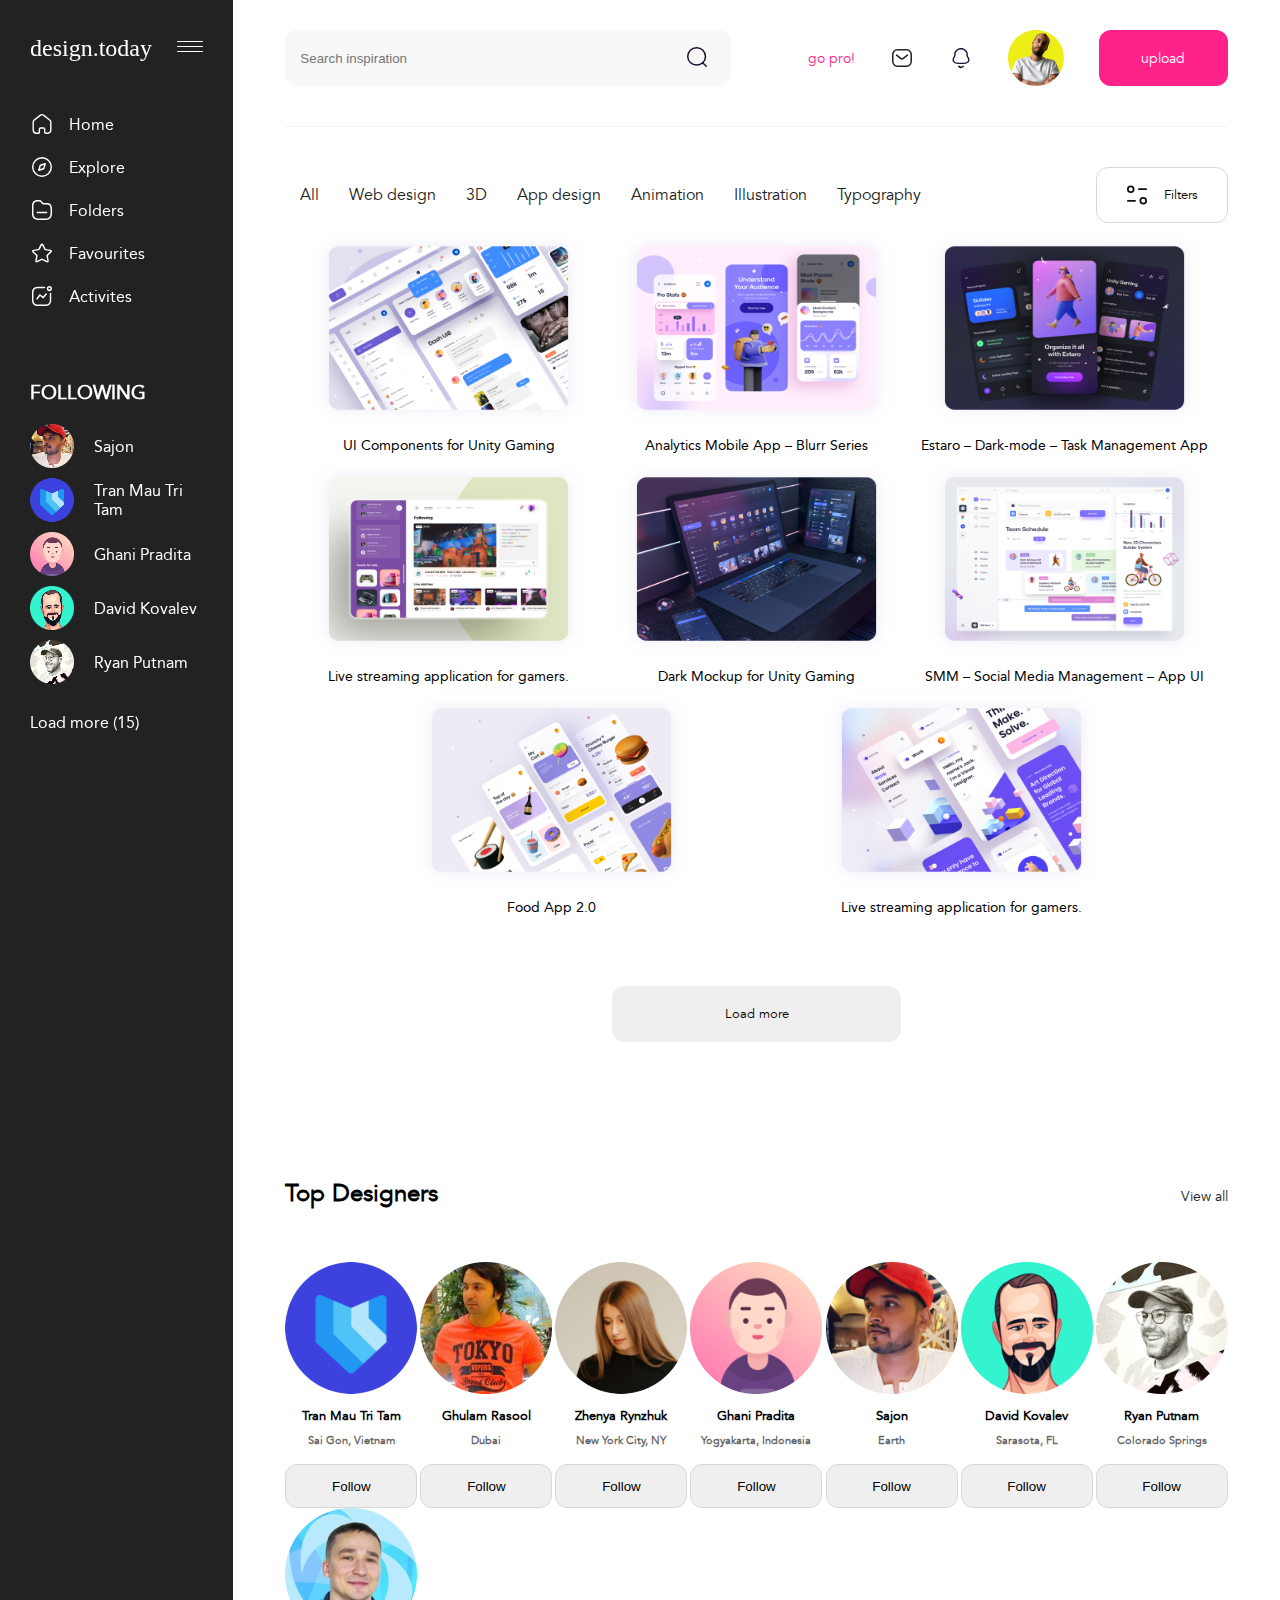
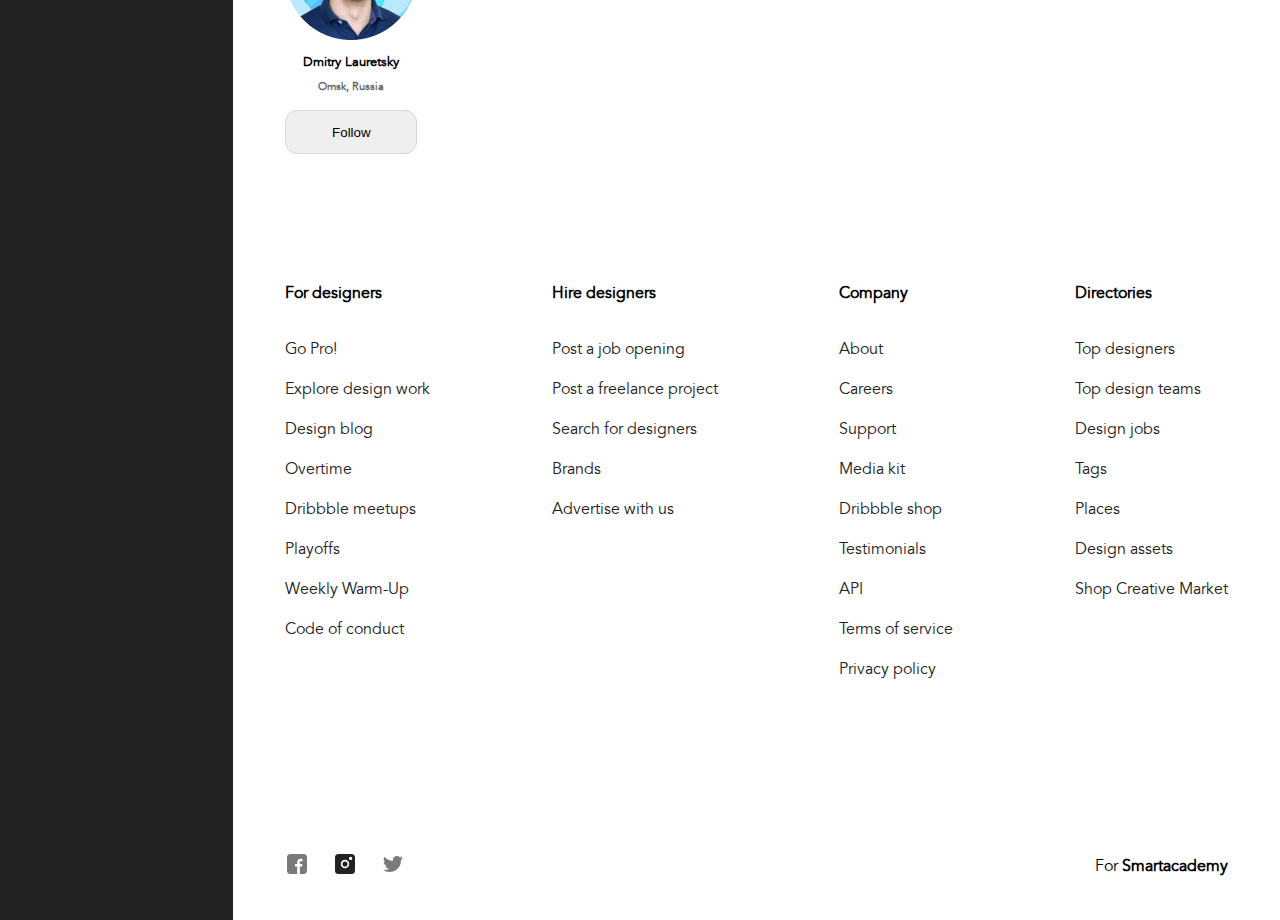
<file: index.html>
<!DOCTYPE html>
<html lang="en">
<head>
    <meta charset="UTF-8">
    <meta http-equiv="X-UA-Compatible" content="IE=edge">
    <meta name="viewport" content="width=device-width, initial-scale=1.0">
    <title>Mid-Term</title>
    <link rel="stylesheet" href="style.css" />

    <!-- seo meta tags -->
    <meta name="keywords" content="Design" />
    <meta name="description" content="Design your web today" />
    <meta name="author" content="Mariami Kvirkvia" />
    <!-- facebook meta tags -->
	<meta property="og:url" content="https://mariamikvirkvia.github.io/mid-term/" />
	<meta property="og:type" content="website" />
	<meta property="og:title" content="Design your web today" />
	<meta property="og:description" content="This website is about web design" />
	<meta property="og:image" content="images/png/Rectangle 46-1.png" />

</head>
<body>
    <main class="outline">
        <header>
            <div class="header">
                <div class="search">
                    <input type="search" placeholder="Search inspiration" id="search-text-input">
                </div>
                <div class="profile">
                    <a href="#"><p>go pro!</p></a>
                    <img src="images/svg/Component 11 – 2.svg" alt="messages" />
                    <img src="images/svg/Component 7 – 2.svg" alt="notification" />
                    <a href="index-1.html"><img class="logo" src="images/png/Group 33.png" alt="logo" /></a>
                    <form action="#">
                        <button class="button">upload</button>
                    </form>
                </div>
            </div>
        </header>
        <section class="sidebar">
            <div class="logo">
                <img src="images/svg/design.today.svg" alt="design today" />
                <img src="images/svg/Group 7.svg" alt="burger menu" />
            </div>
            <div class="navigation">
                <ul>
                    <li>
                        <img src="images/svg/Component 5 – 2.svg" alt="Home" />
                        <a href="#">Home</a>
                    </li>
                    <li>
                        <img src="images/svg/Component 3 – 2.svg" alt="Explore" />
                        <a href="#">Explore</a>
                    </li>
                    <li>
                        <img src="images/svg/Component 4 – 2.svg" alt="Folders" />
                        <a href="#">Folders</a>
                    </li>
                    <li>
                        <img src="images/svg/Component 8 – 2.svg" alt="Favourites" />
                        <a href="#">Favourites</a>
                    </li>
                    <li>
                        <img src="images/svg/Component 1 – 2.svg" alt="Activites" />
                        <a href="#">Activites</a>
                    </li>
                </ul>
            </div>
            <div class="following">
                <ul>
                    <h3>FOLLOWING</h3>
                    <li>
                        <img src="images/png/Rectangle 40.png" alt="Sajon" />
                        <a href="#">Sajon</a>
                    </li>
                    <li>
                        <img src="images/png/Rectangle 41.png" alt="Tran Mau Tri Tam" />
                        <a href="#">Tran Mau Tri Tam</a>
                    </li>
                    <li>
                        <img src="images/png/Rectangle 42.png" alt="Ghani Pradita" />
                        <a href="#">Ghani Pradita</a>
                    </li>
                    <li>
                        <img src="images/png/Rectangle 43.png" alt="David Kovalev" />
                        <a href="#">David Kovalev</a>
                    </li>
                    <li>
                        <img src="images/png/Rectangle 44.png" alt="Ryan Putnam" />
                        <a href="#">Ryan Putnam</a>
                    </li>
                    <p><a href="#">Load more (15)</a></p>
                </ul>
            </div>
        </section>  
        <section class="sub-menu">
            <div class="sub">
                <ul>
                    <li>
                        <a href="#">All</a>
                    </li>
                    <li>
                        <a href="#">Web design</a>
                    </li>
                    <li>
                        <a href="#">3D</a>
                    </li>
                    <li>
                        <a href="#">App design</a>
                    </li>
                    <li>
                        <a href="#">Animation</a>
                    </li>
                    <li>
                        <a href="#">Illustration</a>
                    </li>
                    <li>
                        <a href="#">Typography</a>
                    </li>
                </ul>  
                <div class="filter">
                    <button class="filter-button"><img class="filter-img" src="images/svg/Group 18.svg" /><span>Filters</span></button>
                </div>
            </div>
            <div class="images">
                <div class="project">
                    <img src="images/png/Rectangle 45.png" />
                    <p>UI Components for Unity Gaming</p>
                    <div class="icon"><a href="#"><img src="images/svg/Component 10 – 1.svg" /></a></div>
                    <div class="icon-2"><a href="#"><img src="images/svg/Component 6 – 2.svg" /></a></div>
                </div>
                <div class="project">
                    <img src="images/png/Rectangle 46.png" />
                    <p>Analytics Mobile App – Blurr Series</p>
                    <div class="icon"><a href="#"><img src="images/svg/Component 10 – 1.svg" /></a></div>
                    <div class="icon-2"><a href="#"><img src="images/svg/Component 6 – 2.svg" /></a></div>
                </div>
                <div class="project">
                    <img src="images/png/Rectangle 47.png" />
                    <p>Estaro – Dark-mode – Task Management App</p>
                    <div class="icon"><a href="#"><img src="images/svg/Component 10 – 1.svg" /></a></div>
                    <div class="icon-2"><a href="#"><img src="images/svg/Component 6 – 2.svg" /></a></div>
                </div>
                <div class="project">
                    <img src="images/png/Rectangle 48.png" />
                    <p>Live streaming application for gamers.</p>
                    <div class="icon"><a href="#"><img src="images/svg/Component 10 – 1.svg" /></a></div>
                    <div class="icon-2"><a href="#"><img src="images/svg/Component 6 – 2.svg" /></a></div>
                </div>
                <div class="project">
                    <img src="images/png/Rectangle 45-1.png" />
                    <p>Dark Mockup for Unity Gaming</p>
                    <div class="icon"><a href="#"><img src="images/svg/Component 10 – 1.svg" /></a></div>
                    <div class="icon-2"><a href="#"><img src="images/svg/Component 6 – 2.svg" /></a></div>
                </div>
                <div class="project">
                    <img src="images/png/Rectangle 46-1.png" />
                    <p>SMM – Social Media Management – App UI</p>
                    <div class="icon"><a href="#"><img src="images/svg/Component 10 – 1.svg" /></a></div>
                    <div class="icon-2"><a href="#"><img src="images/svg/Component 6 – 2.svg" /></a></div>
                </div>
                <div class="project">
                    <img src="images/png/Rectangle 47-1.png" />
                    <p>Food App 2.0</p>
                    <div class="icon"><a href="#"><img src="images/svg/Component 10 – 1.svg" /></a></div>
                    <div class="icon-2"><a href="#"><img src="images/svg/Component 6 – 2.svg" /></a></div>
                </div>
                <div class="project">
                    <img src="images/png/Rectangle 48-1.png" />
                    <p>Live streaming application for gamers.</p>
                    <div class="icon"><a href="#"><img src="images/svg/Component 10 – 1.svg" /></a></div>
                    <div class="icon-2"><a href="#"><img src="images/svg/Component 6 – 2.svg" /></a></div>
                </div>
            </div>
        </section>
        <section class="load">
            <form action="#">
                <button class="more-button">Load more</button>
            </form>
        </section>
        <section class="top-designers">
            <div class="designer-title">
                <h2>Top Designers</h2>
                <a href="#">View all</a>
            </div>
            <div class="designers">
                <div>
                    <img src="images/png/Rectangle 65.png" />
                    <h5>Tran Mau Tri Tam</h5>
                    <h6>Sai Gon, Vietnam</h6>
                    <form action="#">
                        <button>Follow</button>
                    </form>
                </div>
                <div>
                    <img src="images/png/Rectangle 69.png" />
                    <h5>Ghulam Rasool</h5>
                    <h6>Dubai</h6>
                    <form action="#">
                        <button>Follow</button>
                    </form>
                </div>
                <div>
                    <img src="images/png/Rectangle 66.png" />
                    <h5>Zhenya Rynzhuk</h5>
                    <h6>New York City, NY</h6>
                    <form action="#">
                        <button>Follow</button>
                    </form>
                </div>
                <div>
                    <img src="images/png/Rectangle 70.png" />
                    <h5>Ghani Pradita</h5>
                    <h6>Yogyakarta, Indonesia</h6>
                    <form action="#">
                        <button>Follow</button>
                    </form>
                </div>
                <div>
                    <img src="images/png/Rectangle 67.png" />
                    <h5>Sajon</h5>
                    <h6>Earth</h6>
                    <form action="#">
                        <button>Follow</button>
                    </form>
                </div>
                <div>
                    <img src="images/png/Rectangle 71.png" />
                    <h5>David Kovalev</h5>
                    <h6>Sarasota, FL</h6>
                    <form action="#">
                        <button>Follow</button>
                    </form>
                </div>
                <div>
                    <img src="images/png/Rectangle 68.png" />
                    <h5>Ryan Putnam</h5>
                    <h6>Colorado Springs</h6>
                    <form action="#">
                        <button>Follow</button>
                    </form>
                </div>
                <div>
                    <img src="images/png/Rectangle 72.png" />
                    <h5>Dmitry Lauretsky</h5>
                    <h6>Omsk, Russia</h6>
                    <form action="#">
                        <button>Follow</button>
                    </form>
                </div>
            </div>
        </section>
        <footer>
            <div class="top">
                <div class="for">
                    <h4>For designers</h4>
                    <ul>
                        <li>
                            <a href="#">Go Pro!</a>
                        </li>
                        <li>
                            <a href="#">Explore design work</a>
                        </li>
                        <li>
                            <a href="#">Design blog</a>
                        </li>
                        <li>
                            <a href="#">Overtime</a>
                        </li>
                        <li>
                            <a href="#">Dribbble meetups</a>
                        </li>
                        <li>
                            <a href="#">Playoffs</a>
                        </li>
                        <li>
                            <a href="#">Weekly Warm-Up</a>
                        </li>
                        <li>
                            <a href="#">Code of conduct</a>
                        </li>
                    </ul>
                </div>
                <div class="hire">
                    <h4>Hire designers</h4>
                    <ul>
                        <li>
                            <a href="#">Post a job opening</a>
                        </li>
                        <li>
                            <a href="#">Post a freelance project</a>
                        </li>
                        <li>
                            <a href="#">Search for designers</a>
                        </li>
                        <li>
                            <a href="#">Brands</a>
                        </li>
                        <li>
                            <a href="#">Advertise with us</a>
                        </li>
                    </ul>
                </div>
                <div class="company">
                    <h4>Company</h4>
                    <ul>
                        <li>
                            <a href="#">About</a>
                        </li>
                        <li>
                            <a href="#">Careers</a>
                        </li>
                        <li>
                            <a href="#">Support</a>
                        </li>
                        <li>
                            <a href="#">Media kit</a>
                        </li>
                        <li>
                            <a href="#">Dribbble shop</a>
                        </li>
                        <li>
                            <a href="#">Testimonials</a>
                        </li>
                        <li>
                            <a href="#">API</a>
                        </li>
                        <li>
                            <a href="#">Terms of service</a>
                        </li>
                        <li>
                            <a href="#">Privacy policy</a>
                        </li>
                    </ul>
                </div>
                <div class="directories">
                    <h4>Directories</h4>
                    <ul>
                        <li>
                            <a href="#">Top designers</a>
                        </li>
                        <li>
                            <a href="#">Top design teams</a>
                        </li>
                        <li>
                            <a href="#">Design jobs</a>
                        </li>
                        <li>
                            <a href="#">Tags</a>
                        </li>
                        <li>
                            <a href="#">Places</a>
                        </li>
                        <li>
                            <a href="#">Design assets</a>
                        </li>
                        <li>
                            <a href="#">Shop Creative Market</a>
                        </li>
                    </ul>
                </div>
            </div>
            <div class="bottom">
                <div class="social">
                    <a href="#"><img src="images/svg/Component 12 – 2.svg" /></a>
                    <a href="#"><img src="images/svg/Component 13 – 2.svg" /></a>
                    <a href="#"><img src="images/svg/Component 14 – 2.svg" /></a>
                </div>
                <div class="smart-title">
                    <p>For <span style="font-weight: bold;">Smartacademy</span></p>
                </div>
            </div>
        </footer>
        <div class="additional">
            <img src="images/svg/design.today.svg" alt="design today" />
            <img src="images/svg/Group 7.svg" alt="burger menu" />
        </div>
    </main>
</body>
</html>
</file>
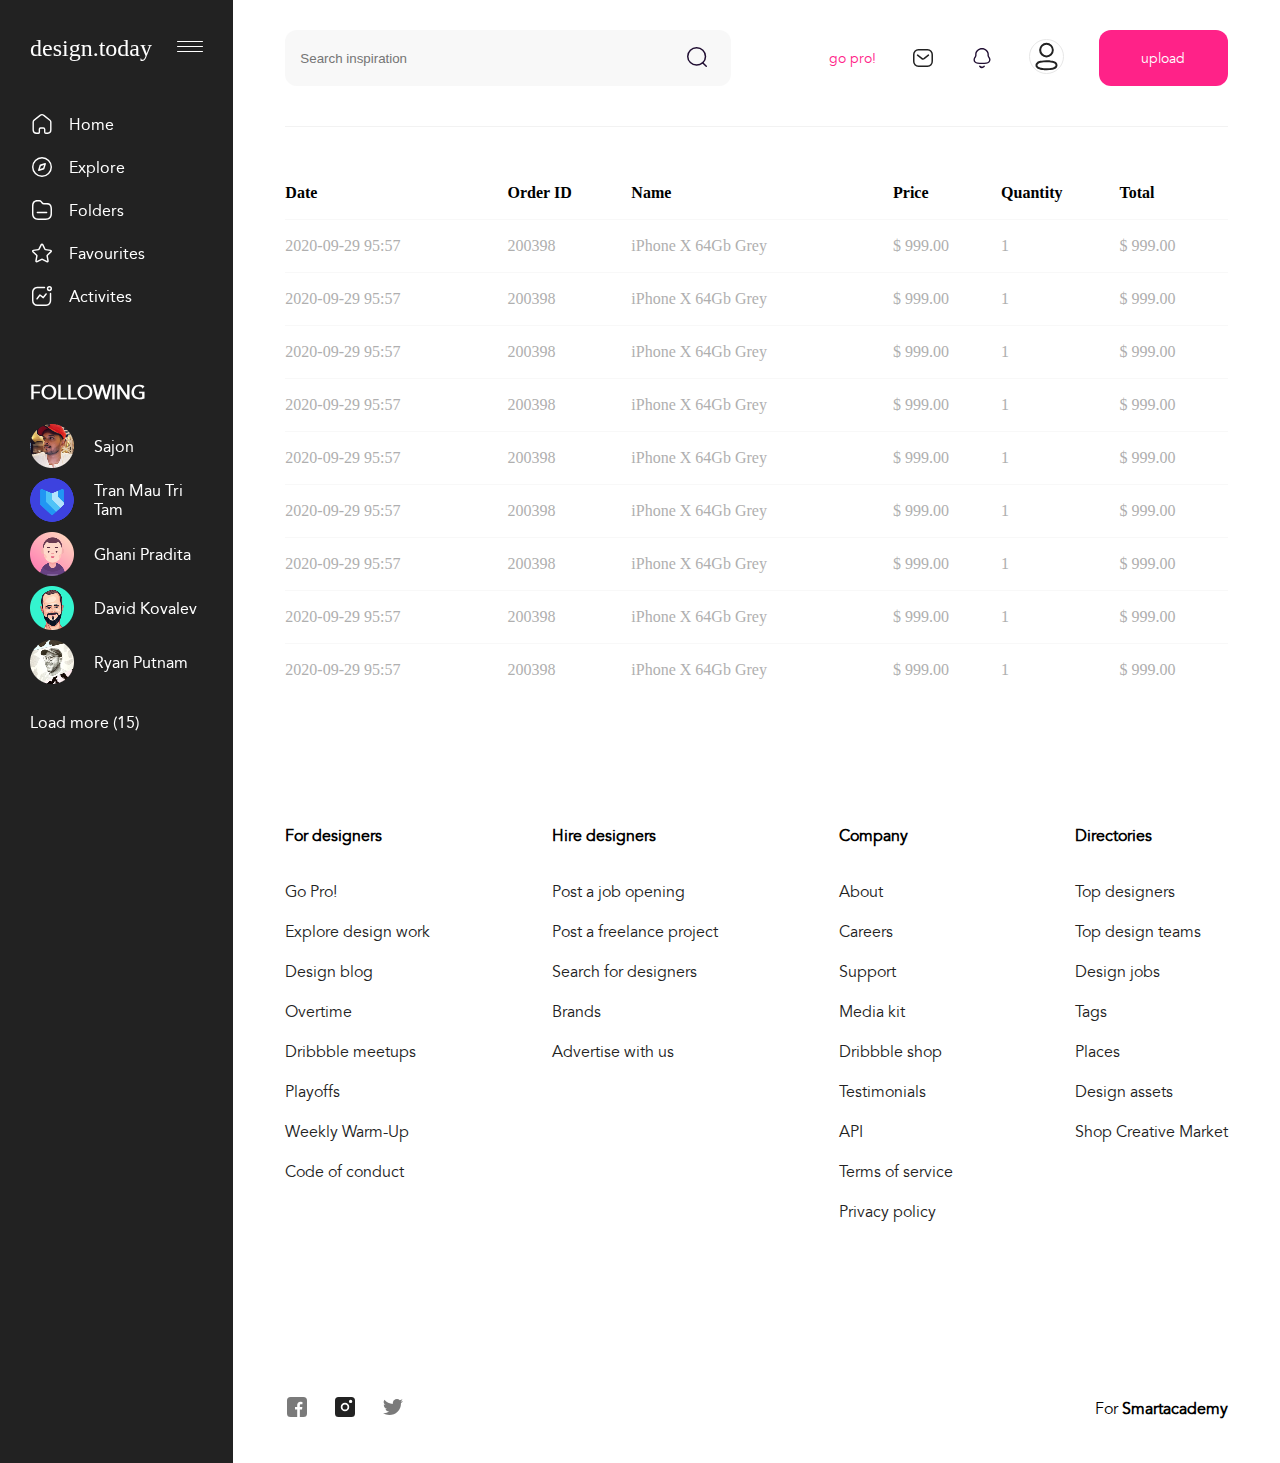
<file: index-1.html>
<!DOCTYPE html>
<html lang="en">
<head>
    <meta charset="UTF-8">
    <meta http-equiv="X-UA-Compatible" content="IE=edge">
    <meta name="viewport" content="width=device-width, initial-scale=1.0">
    <title>Table</title>
    <link rel="stylesheet" href="styles-1.css" />

    <!-- seo meta tags -->
    <meta name="keywords" content="Design" />
    <meta name="description" content="Design your web today" />
    <meta name="author" content="Mariami Kvirkvia" />
    <!-- facebook meta tags -->
	<meta property="og:url" content="https://mariamikvirkvia.github.io/mid-term/index-1.html" />
	<meta property="og:type" content="website" />
	<meta property="og:title" content="Price Chart" />
	<meta property="og:description" content="Choose the price that suits you the best" />
	<meta property="og:image" content="images/png/Rectangle 47-1.png" />
</head>
<body>
    <main class="outline">
        <header>
            <div class="header">
                <div class="search">
                    <input type="search" placeholder="Search inspiration" id="search-text-input">
                </div>
                <div class="profile">
                    <a href="#"><p>go pro!</p></a>
                    <img src="images/svg/Component 11 – 2.svg" alt="messages" />
                    <img src="images/svg/Component 7 – 2.svg" alt="notification" />
                    <a href="index.html"><img class="person" src="images/svg/Group 79.svg" alt="logo" /></a>
                    <form action="#">
                        <button class="button">upload</button>
                    </form>
                </div>
            </div>
        </header>
        <section class="sidebar">
            <div class="logo">
                <img src="images/svg/design.today.svg" alt="design today" />
                <img src="images/svg/Group 7.svg" alt="burger menu" />
            </div>
            <div class="navigation">
                <ul>
                    <li>
                        <img src="images/svg/Component 5 – 2.svg" alt="Home" />
                        <a href="#">Home</a>
                    </li>
                    <li>
                        <img src="images/svg/Component 3 – 2.svg" alt="Explore" />
                        <a href="#">Explore</a>
                    </li>
                    <li>
                        <img src="images/svg/Component 4 – 2.svg" alt="Folders" />
                        <a href="#">Folders</a>
                    </li>
                    <li>
                        <img src="images/svg/Component 8 – 2.svg" alt="Favourites" />
                        <a href="#">Favourites</a>
                    </li>
                    <li>
                        <img src="images/svg/Component 1 – 2.svg" alt="Activites" />
                        <a href="#">Activites</a>
                    </li>
                </ul>
            </div>
            <div class="following">
                <ul>
                    <h3>FOLLOWING</h3>
                    <li>
                        <img src="images/png/Rectangle 40.png" alt="Sajon" />
                        <a href="#">Sajon</a>
                    </li>
                    <li>
                        <img src="images/png/Rectangle 41.png" alt="Tran Mau Tri Tam" />
                        <a href="#">Tran Mau Tri Tam</a>
                    </li>
                    <li>
                        <img src="images/png/Rectangle 42.png" alt="Ghani Pradita" />
                        <a href="#">Ghani Pradita</a>
                    </li>
                    <li>
                        <img src="images/png/Rectangle 43.png" alt="David Kovalev" />
                        <a href="#">David Kovalev</a>
                    </li>
                    <li>
                        <img src="images/png/Rectangle 44.png" alt="Ryan Putnam" />
                        <a href="#">Ryan Putnam</a>
                    </li>
                    <p><a href="#">Load more (15)</a></p>
                </ul>
            </div>
        </section>
        <section class="chart">
            <table cellspacing="0">
                <tr>
                    <th>Date</th>
                    <th>Order ID</th>
                    <th>Name</th>
                    <th>Price</th>
                    <th>Quantity</th>
                    <th>Total</th>
                </tr>
                <tr>
                    <td>2020-09-29 95:57</td>
                    <td>200398</td>
                    <td>iPhone X 64Gb Grey</td>
                    <td>$ 999.00</td>
                    <td>1</td>
                    <td>$ 999.00</td>
                </tr>
                <tr>
                    <td>2020-09-29 95:57</td>
                    <td>200398</td>
                    <td>iPhone X 64Gb Grey</td>
                    <td>$ 999.00</td>
                    <td>1</td>
                    <td>$ 999.00</td>
                </tr>
                <tr>
                    <td>2020-09-29 95:57</td>
                    <td>200398</td>
                    <td>iPhone X 64Gb Grey</td>
                    <td>$ 999.00</td>
                    <td>1</td>
                    <td>$ 999.00</td>
                </tr>
                <tr>
                    <td>2020-09-29 95:57</td>
                    <td>200398</td>
                    <td>iPhone X 64Gb Grey</td>
                    <td>$ 999.00</td>
                    <td>1</td>
                    <td>$ 999.00</td>
                </tr>
                <tr>
                    <td>2020-09-29 95:57</td>
                    <td>200398</td>
                    <td>iPhone X 64Gb Grey</td>
                    <td>$ 999.00</td>
                    <td>1</td>
                    <td>$ 999.00</td>
                </tr>
                <tr>
                    <td>2020-09-29 95:57</td>
                    <td>200398</td>
                    <td>iPhone X 64Gb Grey</td>
                    <td>$ 999.00</td>
                    <td>1</td>
                    <td>$ 999.00</td>
                </tr>
                <tr>
                    <td>2020-09-29 95:57</td>
                    <td>200398</td>
                    <td>iPhone X 64Gb Grey</td>
                    <td>$ 999.00</td>
                    <td>1</td>
                    <td>$ 999.00</td>
                </tr>
                <tr>
                    <td>2020-09-29 95:57</td>
                    <td>200398</td>
                    <td>iPhone X 64Gb Grey</td>
                    <td>$ 999.00</td>
                    <td>1</td>
                    <td>$ 999.00</td>
                </tr>
                <tr>
                    <td>2020-09-29 95:57</td>
                    <td>200398</td>
                    <td>iPhone X 64Gb Grey</td>
                    <td>$ 999.00</td>
                    <td>1</td>
                    <td>$ 999.00</td>
                </tr>
            </table>
        </section>
        <footer>
            <div class="top">
                <div class="for">
                    <h4>For designers</h4>
                    <ul>
                        <li>
                            <a href="#">Go Pro!</a>
                        </li>
                        <li>
                            <a href="#">Explore design work</a>
                        </li>
                        <li>
                            <a href="#">Design blog</a>
                        </li>
                        <li>
                            <a href="#">Overtime</a>
                        </li>
                        <li>
                            <a href="#">Dribbble meetups</a>
                        </li>
                        <li>
                            <a href="#">Playoffs</a>
                        </li>
                        <li>
                            <a href="#">Weekly Warm-Up</a>
                        </li>
                        <li>
                            <a href="#">Code of conduct</a>
                        </li>
                    </ul>
                </div>
                <div class="hire">
                    <h4>Hire designers</h4>
                    <ul>
                        <li>
                            <a href="#">Post a job opening</a>
                        </li>
                        <li>
                            <a href="#">Post a freelance project</a>
                        </li>
                        <li>
                            <a href="#">Search for designers</a>
                        </li>
                        <li>
                            <a href="#">Brands</a>
                        </li>
                        <li>
                            <a href="#">Advertise with us</a>
                        </li>
                    </ul>
                </div>
                <div class="company">
                    <h4>Company</h4>
                    <ul>
                        <li>
                            <a href="#">About</a>
                        </li>
                        <li>
                            <a href="#">Careers</a>
                        </li>
                        <li>
                            <a href="#">Support</a>
                        </li>
                        <li>
                            <a href="#">Media kit</a>
                        </li>
                        <li>
                            <a href="#">Dribbble shop</a>
                        </li>
                        <li>
                            <a href="#">Testimonials</a>
                        </li>
                        <li>
                            <a href="#">API</a>
                        </li>
                        <li>
                            <a href="#">Terms of service</a>
                        </li>
                        <li>
                            <a href="#">Privacy policy</a>
                        </li>
                    </ul>
                </div>
                <div class="directories">
                    <h4>Directories</h4>
                    <ul>
                        <li>
                            <a href="#">Top designers</a>
                        </li>
                        <li>
                            <a href="#">Top design teams</a>
                        </li>
                        <li>
                            <a href="#">Design jobs</a>
                        </li>
                        <li>
                            <a href="#">Tags</a>
                        </li>
                        <li>
                            <a href="#">Places</a>
                        </li>
                        <li>
                            <a href="#">Design assets</a>
                        </li>
                        <li>
                            <a href="#">Shop Creative Market</a>
                        </li>
                    </ul>
                </div>
            </div>
            <div class="bottom">
                <div class="social">
                    <a href="#"><img src="images/svg/Component 12 – 2.svg" /></a>
                    <a href="#"><img src="images/svg/Component 13 – 2.svg" /></a>
                    <a href="#"><img src="images/svg/Component 14 – 2.svg" /></a>
                </div>
                <div class="smart-title">
                    <p>For <span style="font-weight: bold;">Smartacademy</span></p>
                </div>
            </div>
        </footer>
        <div class="additional">
            <img src="images/svg/design.today.svg" alt="design today" />
            <img src="images/svg/Group 7.svg" alt="burger menu" />
        </div>
    </main>
</body>
</html>
</file>
<file: style.css>
@font-face {
    font-family: 'avenir_black';
    src: url('fonts/avenirltstd-black-webfont.woff') format('woff');
}




@font-face {
    font-family: 'avenir_book';
    src: url('fonts/avenirltstd-book-webfont.woff') format('woff');
}




@font-face {
    font-family: 'avenir_roman';
    src: url('fonts/avenirltstd-roman-webfont.woff') format('woff');
}

*{
    margin: 0;
    padding: 0;
    box-sizing: border-box;
}

a{
    text-decoration: none;
    color: #FFFFFF;
}

ul{
    list-style: none;
}

.outline{
    max-width: 1920px;
    width: 100%;
    margin: auto;
    display: grid;
    grid-template-columns: 1fr 5fr;
    grid-template-areas: 
        "sidebar header"
        "sidebar sub-menu"
        "sidebar load"
        "sidebar top-designers"
        "sidebar footer";
}

header{
    grid-area: header; 
    max-width: 1600px;
    width: 90%;
    margin-left: auto;
    margin-right: auto;
}

.header{
    display: flex;
    align-items: center;
    justify-content: space-between;
    flex-wrap: wrap;
    margin-top: 30px;
    border-bottom: 1px solid #F2F2F2;
    padding-bottom: 40px;
}

#search-text-input{
    border: none;
    border-radius: 12px;
    height: 56px;
    width: 446px;
    background-color: #F8F8F8;
    background-image: url(images/svg/Component\ 9\ –\ 2.svg);
    background-position-x: 400px;
    background-position-y: 15px;
    background-repeat: no-repeat;
    padding: 15px;
}

.profile{
    display: flex;
    align-items: center;
    justify-content: center;
    flex-wrap: wrap;
}

.profile img{
    margin-right: 35px;
}

.profile p{
    color: #FF2288;
    margin-right: 35px;
    font-family: 'avenir_book';
    font-size: 14px;
}

.button{
    border: none;
    border-radius: 12px;
    background-color: #FF2288;
    width: 129px;
    height: 56px;
    color: #FFFFFF;
    font-family: 'avenir_book';
    font-size: 14px;
}

.sidebar{
    grid-area: sidebar;
    padding: 30px 30px 0px 30px;
    background-color: #222222;
}

.logo{
    display: flex;
    align-items: center;
    justify-content: space-between;
    position: sticky;
    top: 30px;
    z-index: 100;
}

.navigation{
    position: sticky;
    top: 62px;
    z-index: 100;
}

.navigation ul{
    padding-top: 50px;
}

.navigation li{
    display: flex;
    align-items: center;
    padding-bottom: 19px;
}

.navigation img{
    width: 24px;
}

.navigation a{
    padding-left: 15px;
    font-family: 'avenir_roman';
}

.navigation li:hover{
    width: auto;
    height: auto;
    background-color: #FF2288;
    border-radius: 12px;
}

.following{
    position: sticky;
    top: 382px;
    z-index: 100;
}

.following h3{
    margin-top: 50px;
    padding-bottom: 20px;
    color: #FFFFFF;
    font-family: 'avenir_roman';
}

.following p{
    padding-top: 19px;
    font-family: 'avenir_roman';
}

.following p>a{
    padding-left: 0px;
}

.following li{
    display: flex;
    align-items: center;
    padding-bottom: 10px;
}

.following img{
    width: 44px;
}

.following a{
    padding-left: 20px;
    font-family: 'avenir_roman';
}

.sub-menu{
    grid-area: sub-menu;
    max-width: 1231px;
    width: 90%;
    margin-left: auto;
    margin-right: auto;
    margin-top: 40px;
}

.sub{
    display: flex;
    flex-wrap: wrap;
    align-items: center;
    justify-content: space-between;
}

.sub ul{
    display: flex;
}

.sub li{
    padding: 15px;
}

.sub a{
    color: #222222;
    font-family: 'avenir_book';
}

.sub li:hover{
    width: auto;
    height: 40px;
    background-color: #F2F2F2;
    border-radius: 12px;
}

.filter-button{
    width: 132px;
    height: 56px;
    background-color: #FFFFFF;
    border: 1px solid #D8D8D8;
    border-radius: 12px;
}

.filter-img{
    width: 24px;
    height: 24px;
}

.filter-button > img,
.filter-button > span{
    vertical-align: middle;
}

.filter-button span{
    padding-left: 15px;
    font-family: 'avenir_book';
}

.images{
    display: flex;
    flex-wrap: wrap;
    justify-content: space-evenly;
    text-align: center;
}

.images img{
    width: 289px;
    height: 210px;
    border-radius: 12px;
}

.images p{
    font-family: 'avenir_roman';
    font-size: 14px;
}

.project{
    position: relative;
}

.icon{
    position: absolute;
    top: 30px;
    left: 30px;
    display: none;
}

.icon-2{
    position: absolute;
    top: 60px;
    left: 30px;
    display: none;
}

.icon img{
    width: 24px;
    height: 24px;
    background-color: #FFFFFF;
}

.icon-2 img{
    width: 24px;
    height: 24px;
    background-color: #FFFFFF;
}

.project:hover .icon{
    display: block;
}

.project:hover .icon-2{
    display: block;
}

.load{
    display: flex;
    justify-content: center;
}

.more-button{
    width: 289px;
    height: 56px;
    border: 1px solid #F2F2F2;
    border-radius: 12px;
    margin-top: 70px;
    font-family: 'avenir_book';
}

.top-designers{
    grid-area: top-designers;
    max-width: 1231px;
    width: 90%;
    margin-left: auto;
    margin-right: auto;
    margin-top: 137px;
    margin-bottom: 129px;
}

.designer-title{
    display: flex;
    flex-wrap: wrap;
    align-items: baseline;
    justify-content: space-between;
} 

.designer-title h2{
    margin-bottom: 54px;
    font-family: 'avenir_book';
}

.designer-title a{
    color: #222222;
    font-family: 'avenir_book';
    font-size: 14px;
}

.designer-title a:hover{
    text-decoration: underline;
}

.designers{
    display: flex;
    flex-wrap: wrap;
    justify-content: space-between;
    text-align: center;
}

.designers h5, h6{
    padding-top: 10px;
    font-family: 'avenir_book';
}

.designers h6{
    padding-bottom: 17px;
    opacity: 0.6;
}

.designers button{
    width: 132px;
    height: 44px;
    border: 1px solid #D8D8D8;
    border-radius: 12px;
}

footer{
    grid-area: footer;
    max-width: 1231px;
    width: 90%;
    margin-left: auto;
    margin-right: auto;
}

.top{
    display: flex;
    justify-content: space-between;
}

.top h4{
    margin-bottom: 36px;
    font-family: 'avenir_book';
}

.top li{
    
    padding-bottom: 20px;
}

.top a{
    color: #222222;
    font-family: 'avenir_book';
}

.social img{
    padding-right: 20px;
}

.bottom{
    display: flex;
    align-items: center;
    justify-content: space-between;
    margin-top: 153px;
    margin-bottom: 40px;
}

.bottom p{
    font-family: 'avenir_book';
}

.additional{
    display: none;
}

@media (max-width: 860px)  {
    .outline{
        max-width: 1920px;
        width: 100%;
        margin: auto;
        display: grid;
        grid-template-columns: 1fr 5fr;
        grid-template-areas: 
            "sidebar header"
            "sidebar sub-menu"
            "sidebar load"
            "sidebar footer";
    }

    .top-designers{
        display: none;
    }

    footer .top{
        display: none;
    }

    #search-text-input{
        margin-bottom: 15px;
    }

    .button{
        display: none;
    }

    .filter{
        display: none;
    }

    .header{
        justify-content: center;
    }
    
    .profile a:last-of-type{
        width: 56px;
    }

    .sub-menu{
        justify-content: center;
    }

    .sub ul{
        display: flex;
        flex-wrap: wrap;
        justify-content: center;
    }

    .load{
        margin-left: auto;
        margin-right: auto;
    }

    footer{
        display: flex;
        flex-wrap: wrap;
        justify-content: center;
    }
}

@media (max-width: 420px) {
    .outline{
        width: 100%;
        height: 100vh;
        margin: auto;
        display: grid;
        grid-template-columns: 1fr;
        grid-template-areas: 
            "additional"
            "header"
            "sub-menu"
            "load"
            "footer";
    }

    #search-text-input{
        display: none;
    }

    .sidebar{
        display: none;
    }

    .additional{
        grid-area: additional;
        display: flex;
        justify-content: space-between;
        width: 100%;
        background-color: #222222;
    }
}
</file>
<file: styles-1.css>
@font-face {
    font-family: 'avenir_black';
    src: url('fonts/avenirltstd-black-webfont.woff') format('woff');
}




@font-face {
    font-family: 'avenir_book';
    src: url('fonts/avenirltstd-book-webfont.woff') format('woff');
}




@font-face {
    font-family: 'avenir_roman';
    src: url('fonts/avenirltstd-roman-webfont.woff') format('woff');
}

*{
    margin: 0;
    padding: 0;
    box-sizing: border-box;
}

a{
    text-decoration: none;
    color: #FFFFFF;
}

ul{
    list-style: none;
}

.outline{
    max-width: 1920px;
    width: 100%;
    margin: auto;
    display: grid;
    grid-template-columns: 1fr 5fr;
    grid-template-areas: 
        "sidebar header"
        "sidebar chart"
        "sidebar footer";
}

header{
    grid-area: header; 
    max-width: 1600px;
    width: 90%;
    margin-left: auto;
    margin-right: auto;
}

.header{
    display: flex;
    align-items: center;
    justify-content: space-between;
    flex-wrap: wrap;
    margin-top: 30px;
    border-bottom: 1px solid #F2F2F2;
    padding-bottom: 40px;
}

#search-text-input{
    border: none;
    border-radius: 12px;
    height: 56px;
    width: 446px;
    background-color: #F8F8F8;
    background-image: url(images/svg/Component\ 9\ –\ 2.svg);
    background-position-x: 400px;
    background-position-y: 15px;
    background-repeat: no-repeat;
    padding: 15px;
}

.profile{
    display: flex;
    align-items: center;
    justify-content: center;
    flex-wrap: wrap;
}

.profile img{
    margin-right: 35px;
}

.profile p{
    color: #FF2288;
    margin-right: 35px;
    font-family: 'avenir_book';
    font-size: 14px;
}

.button{
    border: none;
    border-radius: 12px;
    background-color: #FF2288;
    width: 129px;
    height: 56px;
    color: #FFFFFF;
    font-family: 'avenir_book';
    font-size: 14px;
}

.sidebar{
    grid-area: sidebar;
    padding: 30px 30px 0px 30px;
    background-color: #222222;
}

.logo{
    display: flex;
    align-items: center;
    justify-content: space-between;
    position: sticky;
    top: 30px;
    z-index: 100;
}

.person{
    border: 1px solid #E7E7E7;
    border-radius: 29px;
    width: 35px;
}

.navigation{
    position: sticky;
    top: 62px;
    z-index: 100;
}

.navigation ul{
    padding-top: 50px;
}

.navigation li{
    display: flex;
    align-items: center;
    padding-bottom: 19px;
}

.navigation img{
    width: 24px;
}

.navigation a{
    padding-left: 15px;
    font-family: 'avenir_roman';
}

.navigation li:hover{
    width: auto;
    height: auto;
    background-color: #FF2288;
    border-radius: 12px;
}

.following{
    position: sticky;
    top: 382px;
    z-index: 100;
}

.following h3{
    margin-top: 50px;
    padding-bottom: 20px;
    color: #FFFFFF;
    font-family: 'avenir_roman';
}

.following p{
    padding-top: 19px;
    font-family: 'avenir_roman';
}

.following p>a{
    padding-left: 0px;
}

.following li{
    display: flex;
    align-items: center;
    padding-bottom: 10px;
}

.following img{
    width: 44px;
}

.following a{
    padding-left: 20px;
    font-family: 'avenir_roman';
}

table{
    width: 100%;
}

.chart{
    grid-area: chart;
    max-width: 1231px;
    width: 90%;
    margin-left: auto;
    margin-right: auto;
    margin-top: 40px;
    margin-bottom: 130px;
}

.chart td, th{
    text-align: left;
    padding-bottom: 17px;
    padding-top: 17px;
}

.chart td{
    border-top: 1px solid #f8f8f8;
    color: #afafaf;
    font-size: 16px;
}

tr:not(:first-child):hover{
    background-color: #F2F2F2;
}

footer{
    grid-area: footer;
    max-width: 1231px;
    width: 90%;
    margin-left: auto;
    margin-right: auto;
}

.top{
    display: flex;
    justify-content: space-between;
}

.top h4{
    margin-bottom: 36px;
    font-family: 'avenir_book';
}

.top li{
    padding-bottom: 20px;
}

.top a{
    color: #222222;
    font-family: 'avenir_book';
}

.social img{
    padding-right: 20px;
}

.bottom{
    display: flex;
    align-items: center;
    justify-content: space-between;
    margin-top: 153px;
    margin-bottom: 40px;
}

.bottom p{
    font-family: 'avenir_book';
}

.additional{
    display: none;
}

@media (max-width: 860px) {
    .outline{
        width: 100%;
        height: 100vh;
        margin: auto;
        display: grid;
        grid-template-columns: 1fr 5fr;
        grid-template-areas: 
            "sidebar header"
            "sidebar chart"
            "sidebar footer";
    }

    #search-text-input{
        border: none;
        border-radius: 12px;
        height: 56px;
        max-width: 150px;
        background-color: #F8F8F8;
        padding: 15px;
    }

    .header{
        justify-content: center;
    }

    .profile img{
        margin-right: 10px;
    }
    
    .profile p{
        color: #FF2288;
        margin-right: 10px;
    }
    
    .button{
        border: none;
        border-radius: 12px;
        background-color: #FF2288;
        max-width: 150px;
        width: 100%;
        height: 40px;
        color: #FFFFFF;
    }

    .sidebar{
        width: 90%;
    }

    footer .top{
        display: none;
    }

    .chart{
        margin-left: auto;
        margin-right: auto;
        width: 100% !important;
        height: 90%;
        overflow-x: scroll; 
    }

    th, td{
        min-width: 200px; 
    }
}

@media (max-width: 420px) {
    .outline{
        width: 100%;
        height: 100vh;
        margin: auto;
        display: grid;
        grid-template-columns: 1fr;
        grid-template-areas: 
            "additional"
            "header"
            "chart"
            "footer";
    }

    .chart{
        padding-left: 15px;
        padding-right: 15px;
    }

    #search-text-input{
        display: none;
    }

    .sidebar{
        display: none;
    }

    .additional{
        grid-area: additional;
        display: flex;
        justify-content: space-between;
        width: 100%;
        background-color: #222222;
    }
}
</file>
